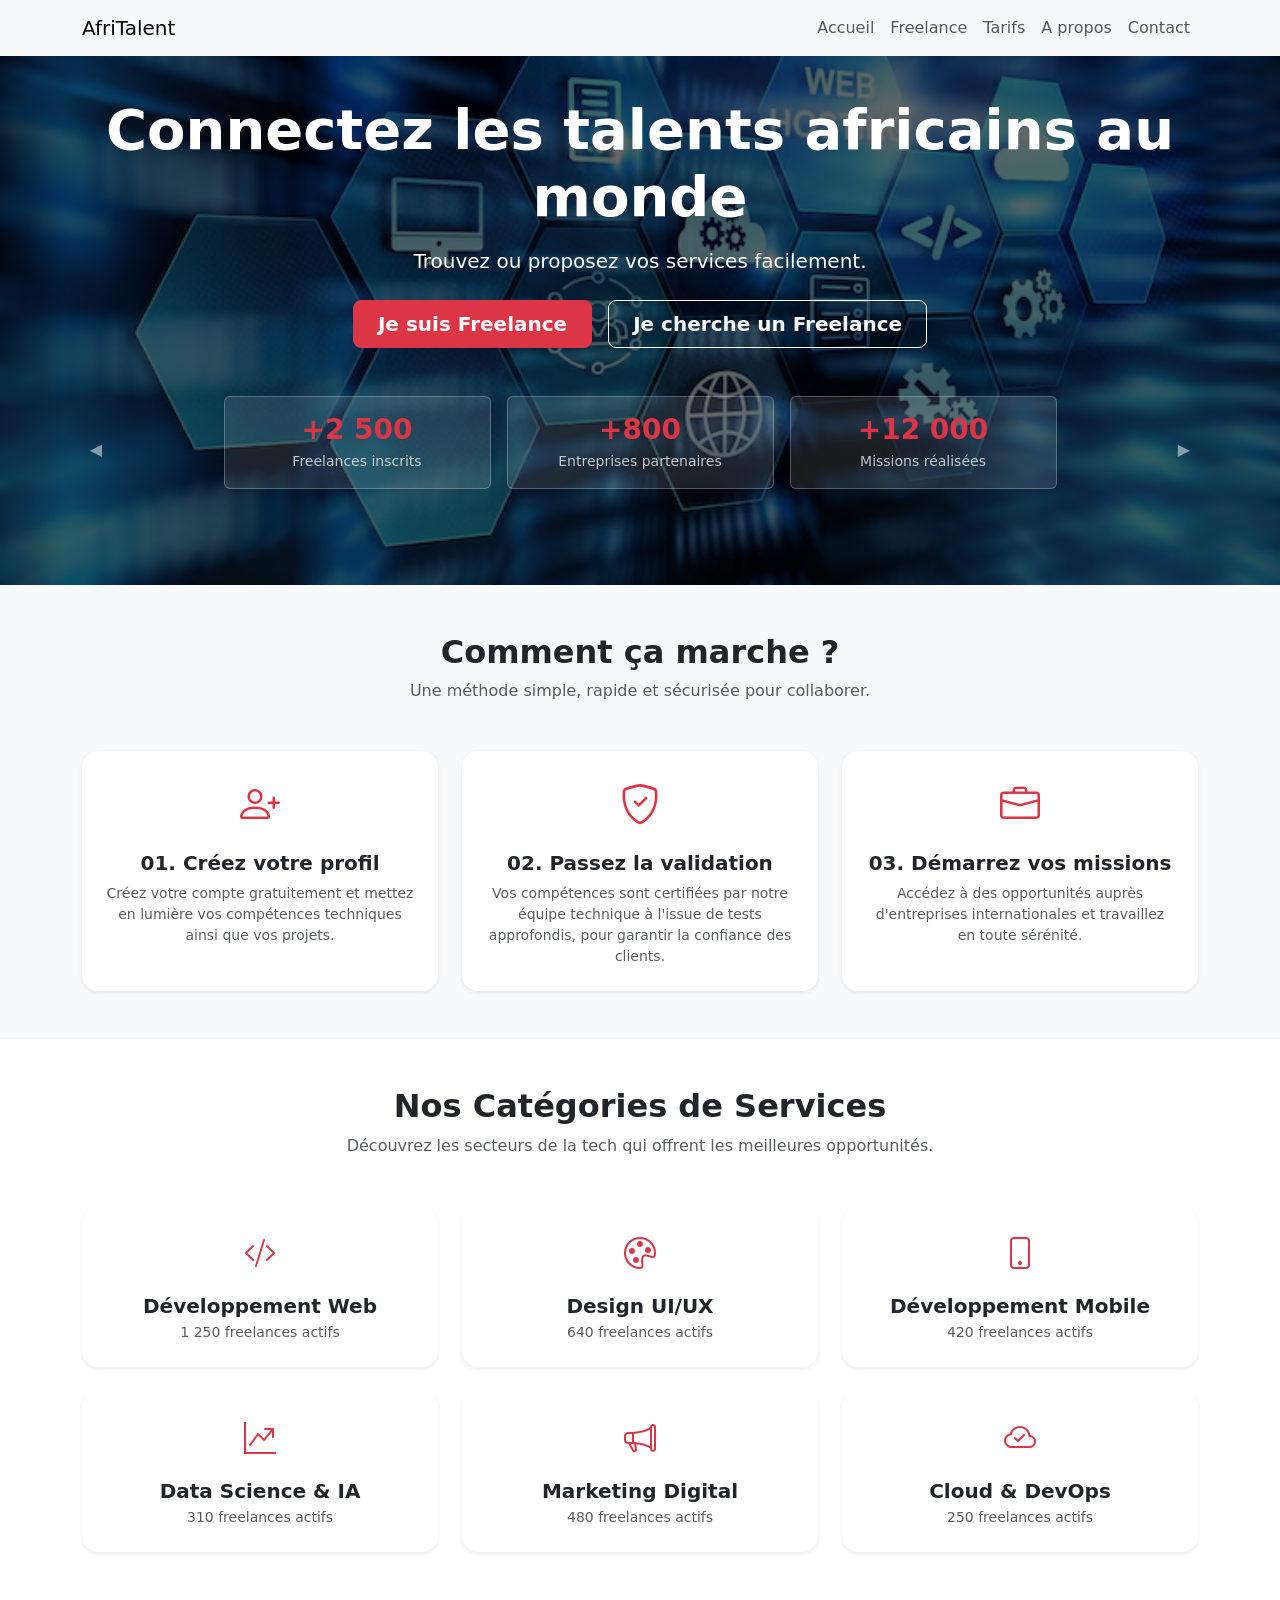
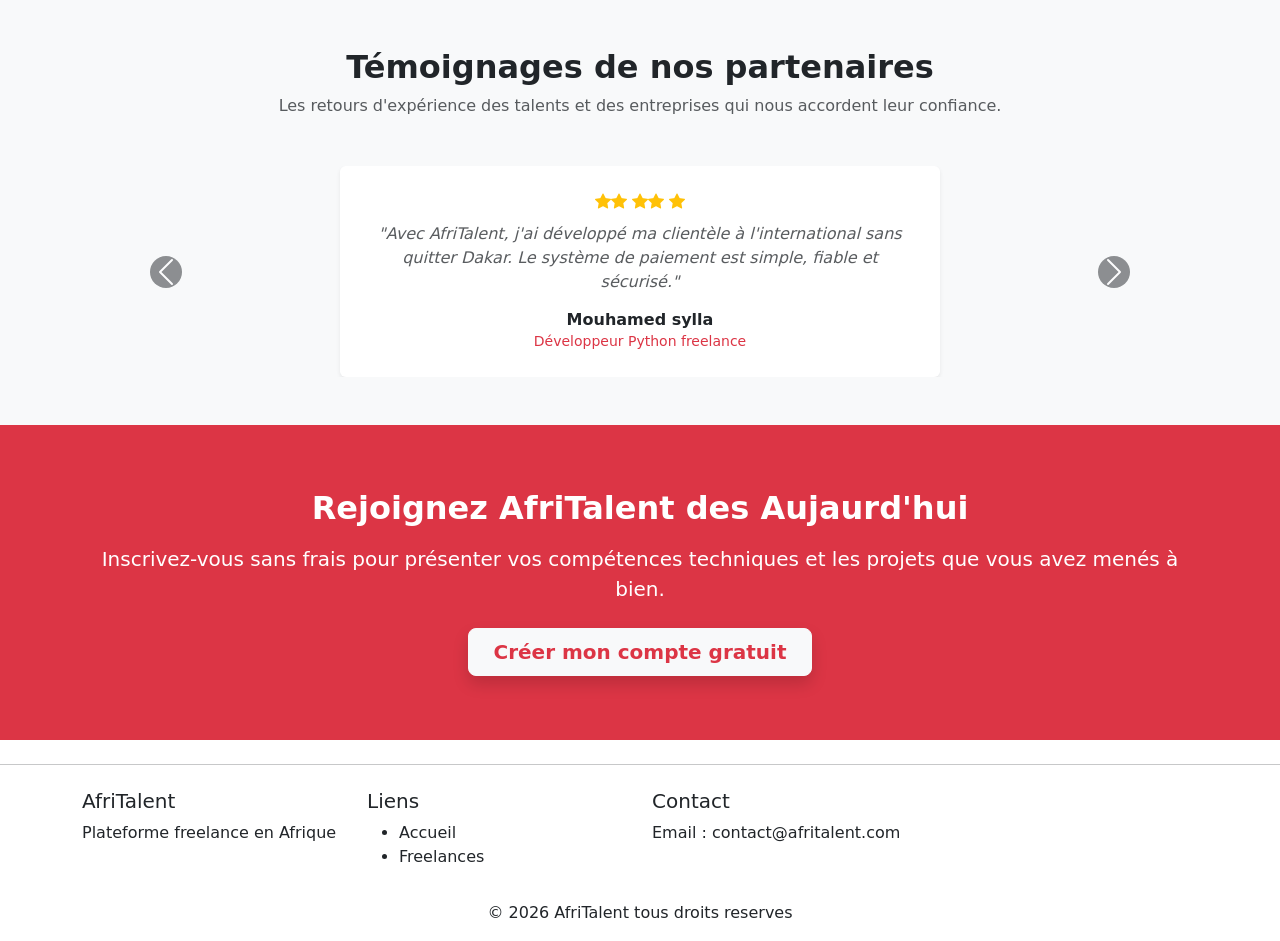
<file: index.html>
<!DOCTYPE html>
<html lang="fr">

<head>
    <meta charset="UTF-8">
    <meta name="viewport" content="width=device-width, initial-scale=1.0">
    <title>AfriTalent - Accueil</title>
    <link href="https://cdn.jsdelivr.net/npm/bootstrap@5.3.0/dist/css/bootstrap.min.css" rel="stylesheet">
    <link href="https://cdn.jsdelivr.net/npm/bootstrap-icons@1.10.5/font/bootstrap-icons.css" rel="stylesheet">
</head>

<body>

    <header>
        <nav class="navbar navbar-expand-lg navbar-light bg-light fixed-top">
            <div class="container">
                <a class="navbar-brand" href="index.html">AfriTalent</a>

                <button class="navbar-toggler" data-bs-toggle="collapse" data-bs-target="#menu">

                </button>

                <div class="navbar-collapse" id="menu">
                    <ul class="navbar-nav ms-auto">
                        <li class="nav-item"><a class="nav-link" href="index.html">Accueil</a></li>
                        <li class="nav-item"><a class="nav-link" href="freelances.html">Freelance</a></li>
                        <li class="nav-item"><a class="nav-link" href="tarifs.html">Tarifs</a></li>
                        <li class="nav-item"><a class="nav-link" href="about.html">A propos</a></li>
                        <li class="nav-item"><a class="nav-link" href="contact.html">Contact</a></li>
                    </ul>
                </div>
            </div>
        </nav>
    </header>

    <section class="position-relative bg-dark text-white py-5 d-flex align-items-center"
        style="background: linear-gradient(rgba(0,0,0,0.6), rgba(0,0,0,0.6)), url(image/concept-hebergement-site-web-lumiere-vive_23-2149406783.avif) center/cover no-repeat; min-height: 500px;">
        <div class="container text-center py-5">
            <h1 class="display-4 fw-bold mb-3">Connectez les talents africains au monde</h1>
            <p class="lead mb-4">Trouvez ou proposez vos services facilement.</p>
            <div class="d-flex justify-content-center gap-3 mb-5">
                <a href="freelances.html" class="btn btn-danger btn-lg px-4 fw-bold">Je suis Freelance</a>
                <a href="contact.html" class="btn btn-outline-light btn-lg px-4 fw-bold">Je cherche un Freelance</a>
            </div>

            <div class="row g-3 justify-content-center">
                <div class="col-md-3">
                    <div class="bg-white bg-opacity-10 p-3 rounded border border-light border-opacity-25 shadow-sm">
                        <h3 class="fw-bold text-danger mb-1">+2 500</h3>
                        <p class="small text-light opacity-75 mb-0">Freelances inscrits</p>
                    </div>
                </div>
                <div class="col-md-3">
                    <div class="bg-white bg-opacity-10 p-3 rounded border border-light border-opacity-25 shadow-sm">
                        <h3 class="fw-bold text-danger mb-1">+800</h3>
                        <p class="small text-light opacity-75 mb-0">Entreprises partenaires</p>
                    </div>
                </div>
                <div class="col-md-3">
                    <div class="bg-white bg-opacity-10 p-3 rounded border border-light border-opacity-25 shadow-sm">
                        <h3 class="fw-bold text-danger mb-1">+12 000</h3>
                        <p class="small text-light opacity-75 mb-0">Missions réalisées</p>
                    </div>
                </div>
            </div>
        </div>
    </section>


    <section class="py-5 bg-light text-center">
        <div class="container">
            <h2 class="fw-bold mb-2">Comment ça marche ?</h2>
            <p class="text-muted mb-5">Une méthode simple, rapide et sécurisée pour collaborer.</p>
            <div class="row g-4">

                <div class="col-md-4">
                    <div class="card h-100 p-4 border-0 shadow-sm rounded-4">
                        <div class="text-danger fs-1 mb-3"><i class="bi bi-person-plus"></i></div>
                        <h5 class="fw-bold mb-2">01. Créez votre profil</h5>
                        <p class="text-muted small mb-0">Créez votre compte gratuitement et mettez en lumière vos
                            compétences techniques ainsi que vos projets.</p>
                    </div>
                </div>

                <div class="col-md-4">
                    <div class="card h-100 p-4 border-0 shadow-sm rounded-4">
                        <div class="text-danger fs-1 mb-3"><i class="bi bi-shield-check"></i></div>
                        <h5 class="fw-bold mb-2">02. Passez la validation</h5>
                        <p class="text-muted small mb-0">Vos compétences sont certifiées par notre équipe technique à
                            l'issue de tests approfondis, pour garantir la confiance des clients.</p>
                    </div>
                </div>

                <div class="col-md-4">
                    <div class="card h-100 p-4 border-0 shadow-sm rounded-4">
                        <div class="text-danger fs-1 mb-3"><i class="bi bi-briefcase"></i></div>
                        <h5 class="fw-bold mb-2">03. Démarrez vos missions</h5>
                        <p class="text-muted small mb-0">Accédez à des opportunités auprès d'entreprises internationales
                            et travaillez en toute sérénité.</p>
                    </div>
                </div>
            </div>
        </div>
    </section>


    <section class="py-5 text-center">
        <div class="container">
            <h2 class="fw-bold mb-2">Nos Catégories de Services</h2>
            <p class="text-muted mb-5">Découvrez les secteurs de la tech qui offrent les meilleures opportunités.</p>
            <div class="row g-4">

                <div class="col-md-4">
                    <div class="card h-100 p-4 border-0 shadow-sm rounded-4">
                        <div class="text-danger fs-2 mb-3"><i class="bi bi-code-slash"></i></div>
                        <h5 class="fw-bold mb-1">Développement Web</h5>
                        <p class="text-muted small mb-0">1 250 freelances actifs</p>
                    </div>
                </div>

                <div class="col-md-4">
                    <div class="card h-100 p-4 border-0 shadow-sm rounded-4">
                        <div class="text-danger fs-2 mb-3"><i class="bi bi-palette"></i></div>
                        <h5 class="fw-bold mb-1">Design UI/UX</h5>
                        <p class="text-muted small mb-0">640 freelances actifs</p>
                    </div>
                </div>

                <div class="col-md-4">
                    <div class="card h-100 p-4 border-0 shadow-sm rounded-4">
                        <div class="text-danger fs-2 mb-3"><i class="bi bi-phone"></i></div>
                        <h5 class="fw-bold mb-1">Développement Mobile</h5>
                        <p class="text-muted small mb-0">420 freelances actifs</p>
                    </div>
                </div>

                <div class="col-md-4">
                    <div class="card h-100 p-4 border-0 shadow-sm rounded-4">
                        <div class="text-danger fs-2 mb-3"><i class="bi bi-graph-up-arrow"></i></div>
                        <h5 class="fw-bold mb-1">Data Science & IA</h5>
                        <p class="text-muted small mb-0">310 freelances actifs</p>
                    </div>
                </div>

                <div class="col-md-4">
                    <div class="card h-100 p-4 border-0 shadow-sm rounded-4">
                        <div class="text-danger fs-2 mb-3"><i class="bi bi-megaphone"></i></div>
                        <h5 class="fw-bold mb-1">Marketing Digital</h5>
                        <p class="text-muted small mb-0">480 freelances actifs</p>
                    </div>
                </div>

                <div class="col-md-4">
                    <div class="card h-100 p-4 border-0 shadow-sm rounded-4">
                        <div class="text-danger fs-2 mb-3"><i class="bi bi-cloud-check"></i></div>
                        <h5 class="fw-bold mb-1">Cloud & DevOps</h5>
                        <p class="text-muted small mb-0">250 freelances actifs</p>
                    </div>
                </div>
            </div>
        </div>
    </section>


    <section class="py-5 bg-light text-center">
        <div class="container">
            <h2 class="fw-bold mb-2">Témoignages de nos partenaires</h2>
            <p class="text-muted mb-5">Les retours d'expérience des talents et des entreprises qui nous accordent leur
                confiance.</p>

            <div id="testimonialCarousel" class="carousel slide" data-bs-ride="carousel">
                <div class="carousel-inner justify-content-center">

                    <div class="carousel-item active">
                        <div class="mx-auto bg-white p-4 rounded shadow-sm" style="max-width: 600px;">
                            <div class="text-warning mb-2">
                                <i class="bi bi-star-fill"></i><i class="bi bi-star-fill"></i>
                                    <i class="bi bi-star-fill"></i><i class="bi bi-star-fill"></i>
                                   <i class="bi bi-star-fill"></i>
                            </div>
                            <p class="fst-italic text-muted">"Avec AfriTalent, j'ai développé ma clientèle à
                                l'international sans quitter Dakar.
                                Le système de paiement est simple, fiable et sécurisé."
                            </p>
                            <h6 class="fw-bold mb-0">Mouhamed sylla</h6>
                            <small class="text-danger">Développeur Python freelance</small>
                        </div>
                    </div>

                    <div class="carousel-item">
                        <div class="mx-auto bg-white p-4 rounded shadow-sm" style="max-width: 600px;">
                            <div class="text-warning mb-2">
                                <i class="bi bi-star-fill"></i><i class="bi bi-star-fill"></i>
                                    <i class="bi bi-star-fill"></i><i class="bi bi-star-fill"></i>
                                    <i class="bi bi-star-half"></i>
                            </div>
                            <p class="fst-italic text-muted">"La recherche de talents tech en Afrique de l'Ouest est
                                désormais simplifiée avec AfriTalent.
                                Les freelances que nous avons recrutés ont fait preuve d'un excellent niveau
                                d'expertise.
                            </p>
                            <h6 class="fw-bold mb-0">Amy mbacke</h6>
                            <small class="text-danger">Directrice Tech - TechNova</small>
                        </div>
                    </div>
                </div>

                <button class="carousel-control-prev" type="button" data-bs-target="#testimonialCarousel"
                    data-bs-slide="prev">
                    <span class="carousel-control-prev-icon bg-dark rounded-circle" aria-hidden="true"></span>
                </button>
                <button class="carousel-control-next" type="button" data-bs-target="#testimonialCarousel"
                    data-bs-slide="next">
                    <span class="carousel-control-next-icon bg-dark rounded-circle" aria-hidden="true"></span>
                </button>
            </div>
        </div>
    </section>


    <section class="bg-danger text-white text-center py-5">
        <div class="container py-3">
            <h2 class="fw-bold mb-3">Rejoignez AfriTalent des Aujaurd'hui</h2>
            <p class="lead mb-4 opacity-90">Inscrivez-vous sans frais pour présenter vos compétences techniques et les
                projets que vous avez menés à bien.</p>
            <a href="#" class="btn btn-light btn-lg text-danger fw-bold px-4 shadow">Créer mon compte gratuit</a>
        </div>
    </section>
    <hr class="opacity-25 my-4">
    <div class="container">
        <div class="row">
            <div class="col-md-3">
                <h5>AfriTalent</h5>
                <p>Plateforme freelance en Afrique</p>
            </div>

            <div class="col-md-3">
                <h5>Liens</h5>
                <ul>
                    <li>Accueil</li>
                    <li>Freelances</li>
                </ul>
            </div>

            <div class="col-md-3">
                <h5>Contact</h5>
                <p>Email : contact@afritalent.com</p>
            </div>
        </div>

        <p class="text-center mt-3">© 2026 AfriTalent tous droits reserves</p>
    </div>
    </footer>

    </div>

    <button class="carousel-control-prev" data-bs-target="#carouselExample" data-bs-slide="prev">◀</button>
    <button class="carousel-control-next" data-bs-target="#carouselExample" data-bs-slide="next">▶</button>
    </div>
    </section>
    </div>
    </div>
    </footer>

    <script src="js/main.js"></script>
    <script src="https://cdn.jsdelivr.net/npm/bootstrap@5.3.0/dist/js/bootstrap.bundle.min.js"></script>
</body>

</html>
</file>
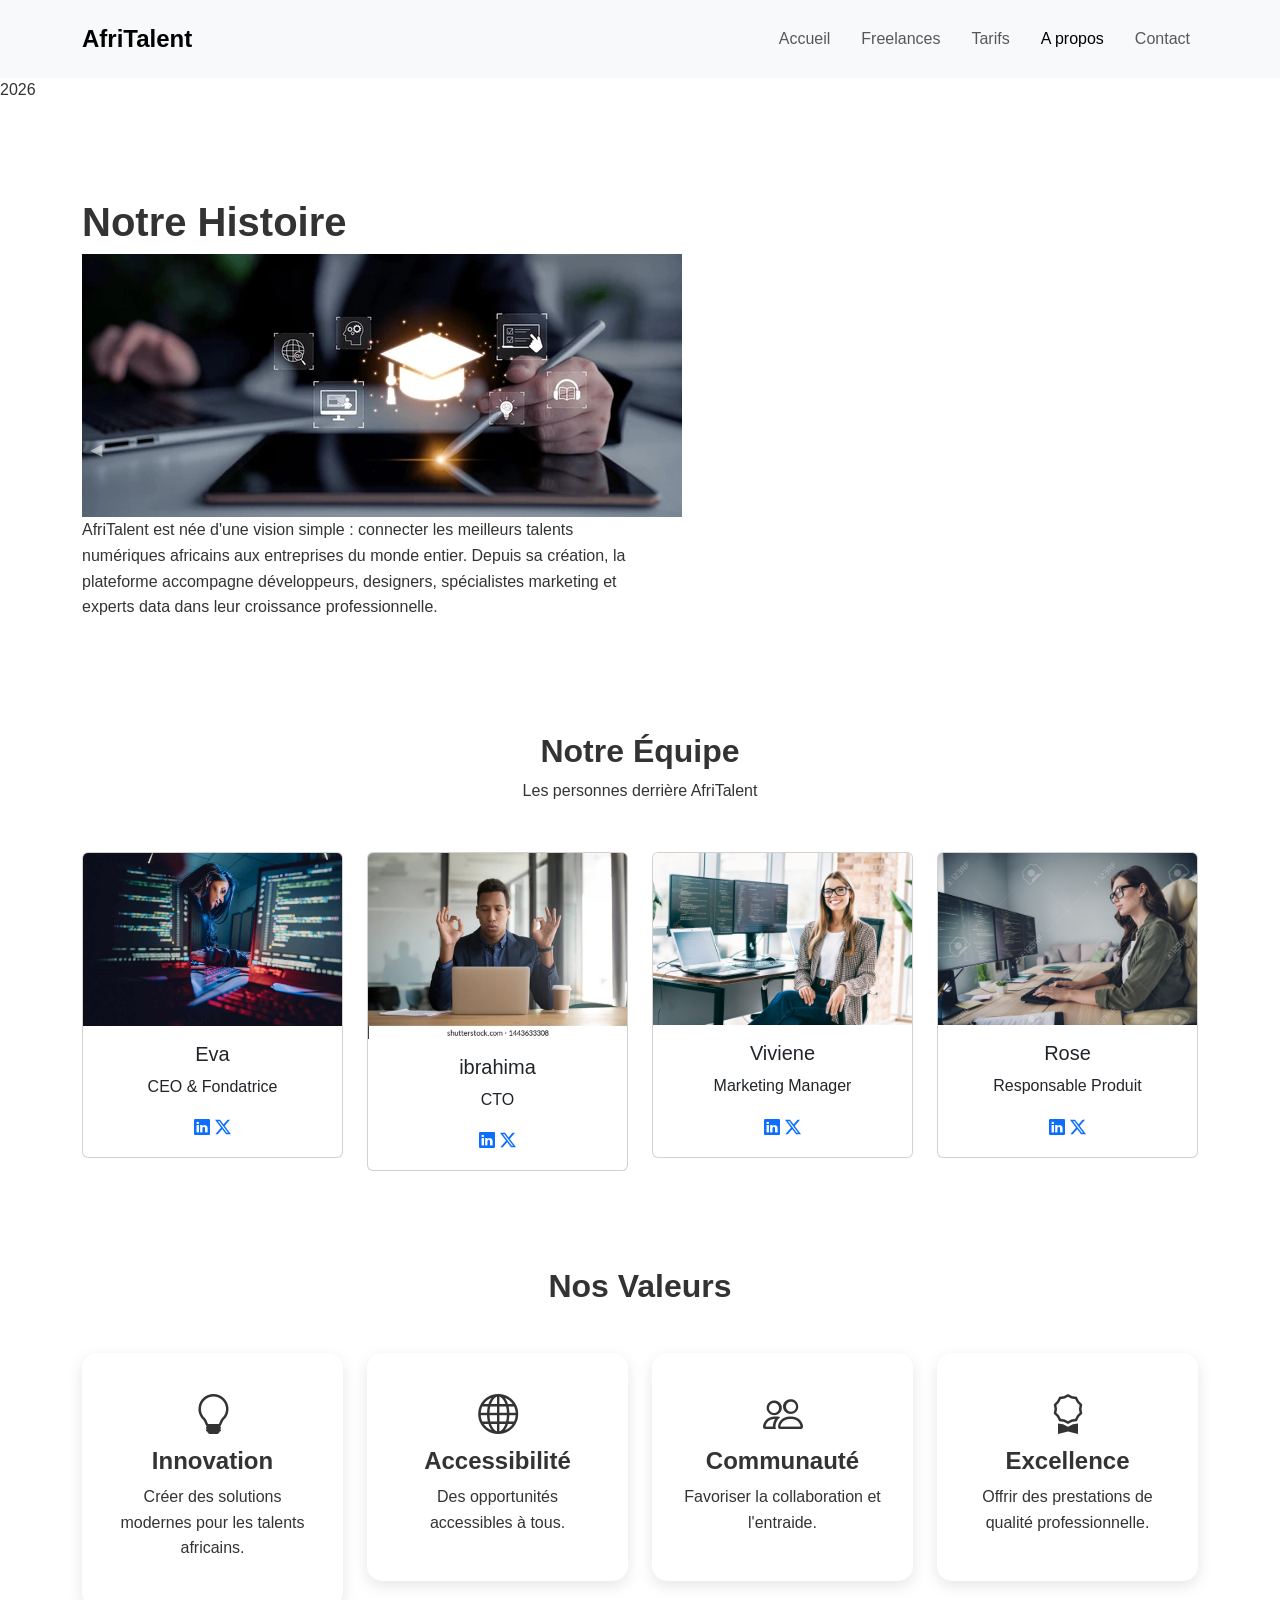
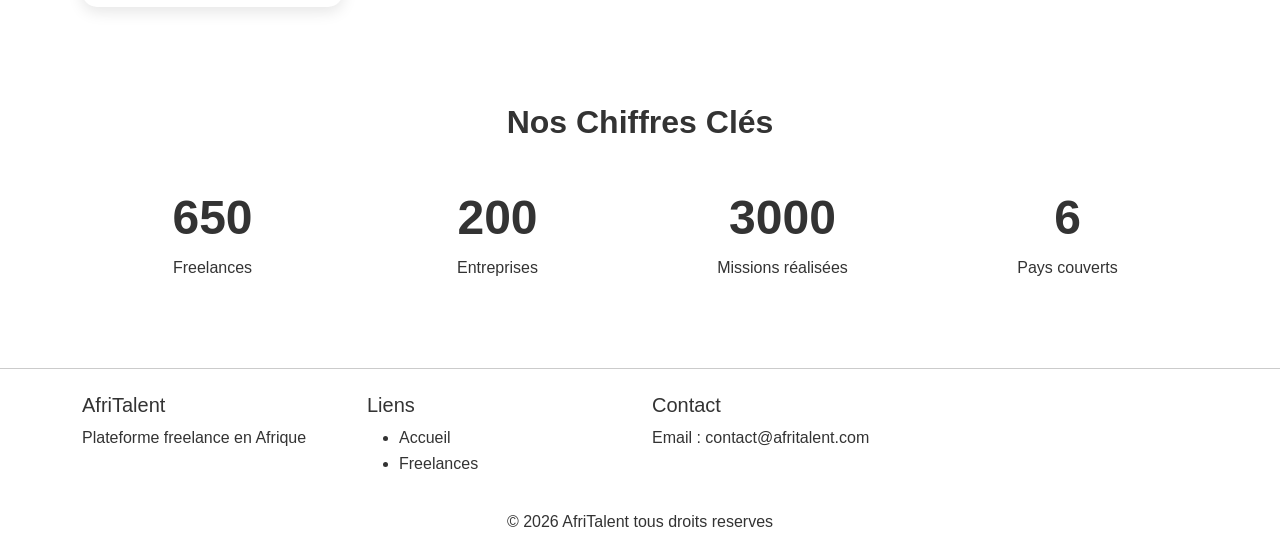
<file: about.html>
<!DOCTYPE html>
<html lang="fr">

<head>
    <meta charset="UTF-8">
    <meta name="viewport" content="width=device-width, initial-scale=1.0">
    <title>À propos - AfriTalent</title>

    <link href="https://cdn.jsdelivr.net/npm/bootstrap@5.3.3/dist/css/bootstrap.min.css" rel="stylesheet">
    <link rel="stylesheet" href="css/style.css">

    <link rel="stylesheet" href="https://cdn.jsdelivr.net/npm/bootstrap-icons@1.11.3/font/bootstrap-icons.min.css">
</head>

<body>

    <!-- NAVBAR -->
    <nav class="navbar navbar-expand-lg navbar-light bg-light fixed-top">
        <div class="container">
            <a class="navbar-brand" href="index.html">AfriTalent</a>

            <button class="navbar-toggler" type="button" data-bs-toggle="collapse" data-bs-target="#menu">
                <span class="navbar-toggler-icon"></span>
            </button>

            <div class="collapse navbar-collapse" id="menu">
                <ul class="navbar-nav ms-auto">
                    <li class="nav-item"><a class="nav-link" href="index.html">Accueil</a></li>
                    <li class="nav-item"><a class="nav-link" href="freelances.html">Freelances</a></li>
                    <li class="nav-item"><a class="nav-link" href="tarifs.html">Tarifs</a></li>
                    <li class="nav-item"><a class="nav-link active" href="about.html">A propos</a></li>
                    <li class="nav-item"><a class="nav-link" href="contact.html">Contact</a></li>
                </ul>
            </div>
        </div>
    </nav>
    <button id="darkModeToggle">🌙</button>

    <button id="topBtn">↑</button>

    <span class="counter" data-target="2500">0</span>

    <form id="contactForm">
    </form>

    <span id="year"></span>

    <!-- NOTRE HISTOIRE -->
    <section class="container py-5 mt-5">
        <div class="row align-items-center">

            <div class="col-lg-6">
                <h1>Notre Histoire</h1>
                <img src=image/online-learning-system-combining-digital-600nw-2760024967.webp>

                AfriTalent est née d'une vision simple :
                connecter les meilleurs talents numériques africains
                aux entreprises du monde entier.
                Depuis sa création, la plateforme accompagne
                développeurs, designers, spécialistes marketing
                et experts data dans leur croissance professionnelle.
                </p>
            </div>

        </div>
    </section>

    <!-- EQUIPE -->
    <section class="container py-5">
        <div class="text-center mb-5">
            <h2>Notre Équipe</h2>
            <p>Les personnes derrière AfriTalent</p>
        </div>

        <div class="row g-4">

            <div class="col-md-6 col-lg-3">
                <div class="card team-card">
                    <img src="image/rentree_ivry_24-25-177.jpg" class="card-img-top" alt="Membre équipe">

                    <div class="card-body text-center">
                        <h5>Eva</h5>
                        <p>CEO & Fondatrice</p>

                        <a href="#"><i class="bi bi-linkedin"></i></a>
                        <a href="#"><i class="bi bi-twitter-x"></i></a>
                    </div>
                </div>
            </div>

            <div class="col-md-6 col-lg-3">
                <div class="card team-card">
                    <img src=image/calm-mindful-black-business-man-260nw-1443633308.webp class="card-img-top"
                        alt="Membre équipe">

                    <div class="card-body text-center">
                        <h5>ibrahima</h5>
                        <p>CTO</p>

                        <a href="#"><i class="bi bi-linkedin"></i></a>
                        <a href="#"><i class="bi bi-twitter-x"></i></a>
                    </div>
                </div>
            </div>

            <div class="col-md-6 col-lg-3">
                <div class="card team-card">
                    <img src="image/developpeuse-web.jpeg" class="card-img-top" alt="Membre équipe">

                    <div class="card-body text-center">
                        <h5>Viviene</h5>
                        <p>Marketing Manager</p>

                        <a href="#"><i class="bi bi-linkedin"></i></a>
                        <a href="#"><i class="bi bi-twitter-x"></i></a>
                    </div>
                </div>
            </div>

            <div class="col-md-6 col-lg-3">
                <div class="card team-card">
                    <img src=image/199082153-profile-side-photo-of-professional-computer-expert-intelligent-smart-lady-concentrated-upgrade-site.jpg
                        class="card-img-top" alt="Membre équipe">

                    <div class="card-body text-center">
                        <h5>Rose</h5>
                        <p>Responsable Produit</p>

                        <a href="#"><i class="bi bi-linkedin"></i></a>
                        <a href="#"><i class="bi bi-twitter-x"></i></a>
                    </div>
                </div>
            </div>

        </div>
    </section>

    <!-- NOS VALEURS -->
    <section class="container py-5">
        <div class="text-center mb-5">
            <h2>Nos Valeurs</h2>
        </div>

        <div class="row g-4">

            <div class="col-md-6 col-lg-3">
                <div class="value-card">
                    <i class="bi bi-lightbulb fs-1"></i>
                    <h4>Innovation</h4>
                    <p>Créer des solutions modernes pour les talents africains.</p>
                </div>
            </div>

            <div class="col-md-6 col-lg-3">
                <div class="value-card">
                    <i class="bi bi-globe fs-1"></i>
                    <h4>Accessibilité</h4>
                    <p>Des opportunités accessibles à tous.</p>
                </div>
            </div>

            <div class="col-md-6 col-lg-3">
                <div class="value-card">
                    <i class="bi bi-people fs-1"></i>
                    <h4>Communauté</h4>
                    <p>Favoriser la collaboration et l'entraide.</p>
                </div>
            </div>

            <div class="col-md-6 col-lg-3">
                <div class="value-card">
                    <i class="bi bi-award fs-1"></i>
                    <h4>Excellence</h4>
                    <p>Offrir des prestations de qualité professionnelle.</p>
                </div>
            </div>

        </div>
    </section>

    <!-- CHIFFRES CLES -->
    <section class="container py-5">
        <div class="text-center mb-5">
            <h2>Nos Chiffres Clés</h2>
        </div>

        <div class="row text-center">

            <div class="col-md-3">
                <h2 class="counter" data-target="2500"></h2>
                <p>Freelances</p>
            </div>

            <div class="col-md-3">
                <h2 class="counter" data-target="800"></h2>
                <p>Entreprises</p>
            </div>

            <div class="col-md-3">
                <h2 class="counter" data-target="12000"></h2>
                <p>Missions réalisées</p>
            </div>

            <div class="col-md-3">
                <h2 class="counter" data-target="20">20</h2>
                <p>Pays couverts</p>
            </div>

        </div>
    </section>


    <hr class="opacity-25 my-4">
    <div class="container">
        <div class="row">
            <div class="col-md-3">
                <h5>AfriTalent</h5>
                <p>Plateforme freelance en Afrique</p>
            </div>

            <div class="col-md-3">
                <h5>Liens</h5>
                <ul>
                    <li>Accueil</li>
                    <li>Freelances</li>
                </ul>
            </div>

            <div class="col-md-3">
                <h5>Contact</h5>
                <p>Email : contact@afritalent.com</p>
            </div>
        </div>

        <p class="text-center mt-3">© 2026 AfriTalent tous droits reserves</p>
    </div>
    </footer>

    </div>

    <button class="carousel-control-prev" data-bs-target="#carouselExample" data-bs-slide="prev">◀</button>
    <button class="carousel-control-next" data-bs-target="#carouselExample" data-bs-slide="next">▶</button>
    </div>
    </section>
    </div>
    </div>
    </footer>
    <script src="js/main.js"></script>
    <script src="https://cdn.jsdelivr.net/npm/bootstrap@5.3.3/dist/js/bootstrap.bundle.min.js"></script>

</body>

</html>
</file>
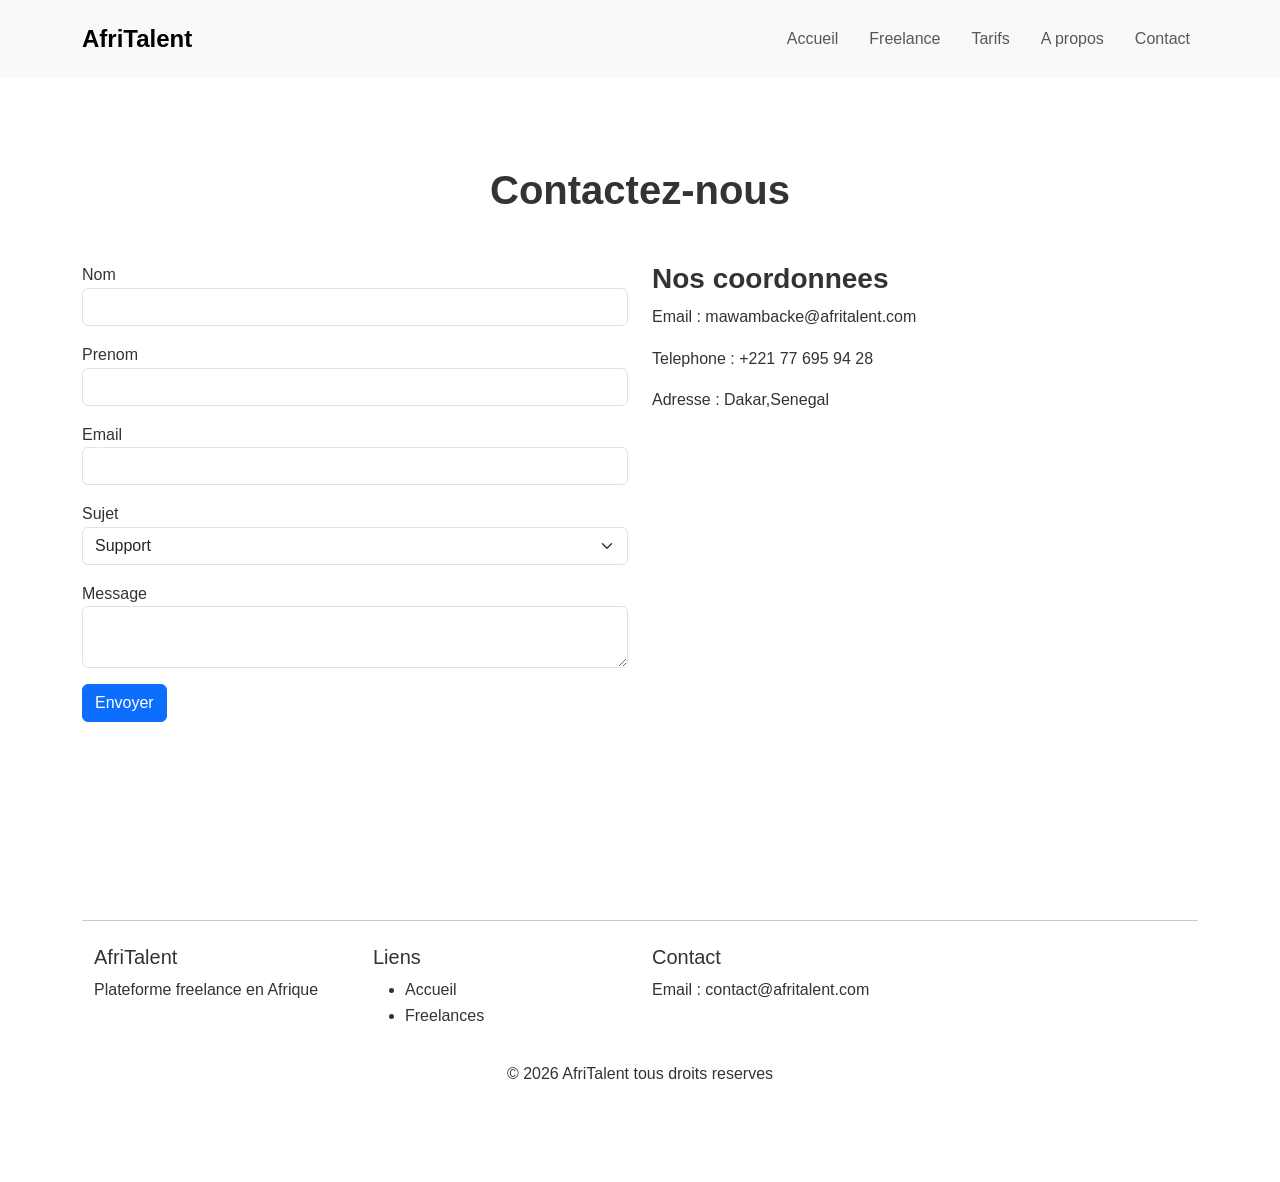
<file: contact.html>
<!DOCTYPE html>
<html lang="en">

<head>
    <meta charset="UTF-8">
    <meta name="viewport" content="width=device-width, initial-scale=1.0">
    <title>AfriTalent-Contact</title>
    <link rel="stylesheet" href="https://cdn.jsdelivr.net/npm/bootstrap@5.3.8/dist/css/bootstrap.min.css">
    <link rel="stylesheet" href="css/style.css">
</head>

<body>
    <script src="https://cdn.jsdelivr.net/npm/bootstrap@5.3.8/dist/js/bootstrap.bundle.min.js"></script>
    <script src="js/main.js"></script>
    <header>
        <nav class="navbar navbar-expand-lg navbar-light bg-light fixed-top">
            <div class="container">
                <a class="navbar-brand" href="#">AfriTalent</a>

                <button class="navbar-toggler" data-bs-toggle="collapse" data-bs-target="#menu">

                </button>

                <div class="navbar-collapse" id="menu">
                    <ul class="navbar-nav ms-auto">
                        <li class="nav-item"><a class="nav-link" href="index.html">Accueil</a></li>
                        <li class="nav-item"><a class="nav-link" href="freelances.html">Freelance</a></li>
                        <li class="nav-item"><a class="nav-link" href="tarifs.html">Tarifs</a></li>
                        <li class="nav-item"><a class="nav-link" href="about.html">A propos</a></li>
                        <li class="nav-item"><a class="nav-link" href="contact.html">Contact</a></li>
                    </ul>
                </div>
            </div>
        </nav>
    </header>

    <nav class="navbar-expand-lg bg-light">
        <div class="container">
            <a class="navbar-brand" href="index.html">AfriTalent</a>

        </div>

    </nav>
    <section class="container mt-5">
        <h1 class="text-center mb-5">Contactez-nous</h1>

        <div class="row">
            <div class="col-md-6">
                <form>
                    <div class="mb-3">
                        <label>Nom</label>
                        <input type="text" class="form-control">

                    </div>
                    <div class="mb-3">
                        <label>Prenom</label>
                        <input type="text" class="form-control">
                    </div>
                    <div class="mb-3">
                        <label>Email</label>
                        <input type="email" class="form-control">
                    </div>
                    <div class="mb-3">
                        <label>Sujet</label>
                        <select class="form-select">
                            <option>Support</option>
                            <option>Question</option>

                        </select>

                    </div>

                    <div class="mb-3">
                        <label>Message</label>
                        <textarea class="form-control"></textarea>

                    </div>
                    <button class="btn btn-primary">Envoyer</button>

                </form>

            </div>
            <div class="col-md-6">
                <h3>Nos coordonnees</h3>
                <p>Email : mawambacke@afritalent.com</p>
                <p>Telephone : +221 77 695 94 28</p>
                <p>Adresse : Dakar,Senegal</p>
                <section>
                    <iframe src="https://www.google.com/maps?q=Dakar&output=embed" width="100%" height="300"
                        style="border:5;">
                    </iframe>
                </section>


            </div>

        </div>
        <hr class="opacity-25 my-4">
        <div class="container">
            <div class="row">
                <div class="col-md-3">
                    <h5>AfriTalent</h5>
                    <p>Plateforme freelance en Afrique</p>
                </div>

                <div class="col-md-3">
                    <h5>Liens</h5>
                    <ul>
                        <li>Accueil</li>
                        <li>Freelances</li>
                    </ul>
                </div>

                <div class="col-md-3">
                    <h5>Contact</h5>
                    <p>Email : contact@afritalent.com</p>
                </div>
            </div>

            <p class="text-center mt-3">© 2026 AfriTalent tous droits reserves</p>
        </div>
        </footer>

        </div>

        <button class="carousel-control-prev" data-bs-target="#carouselExample" data-bs-slide="prev">◀</button>
        <button class="carousel-control-next" data-bs-target="#carouselExample" data-bs-slide="next">▶</button>
        </div>
    </section>
    </div>
    </div>
    </footer>


    <script src="https://cdn.jsdelivr.net/npm/bootstrap@5.3.8/dist/js/bootstrap.bundle.min.js"></script>
    <script src="js/main.js"></script>

    </section>

    </section>
</body>

</html>
</file>
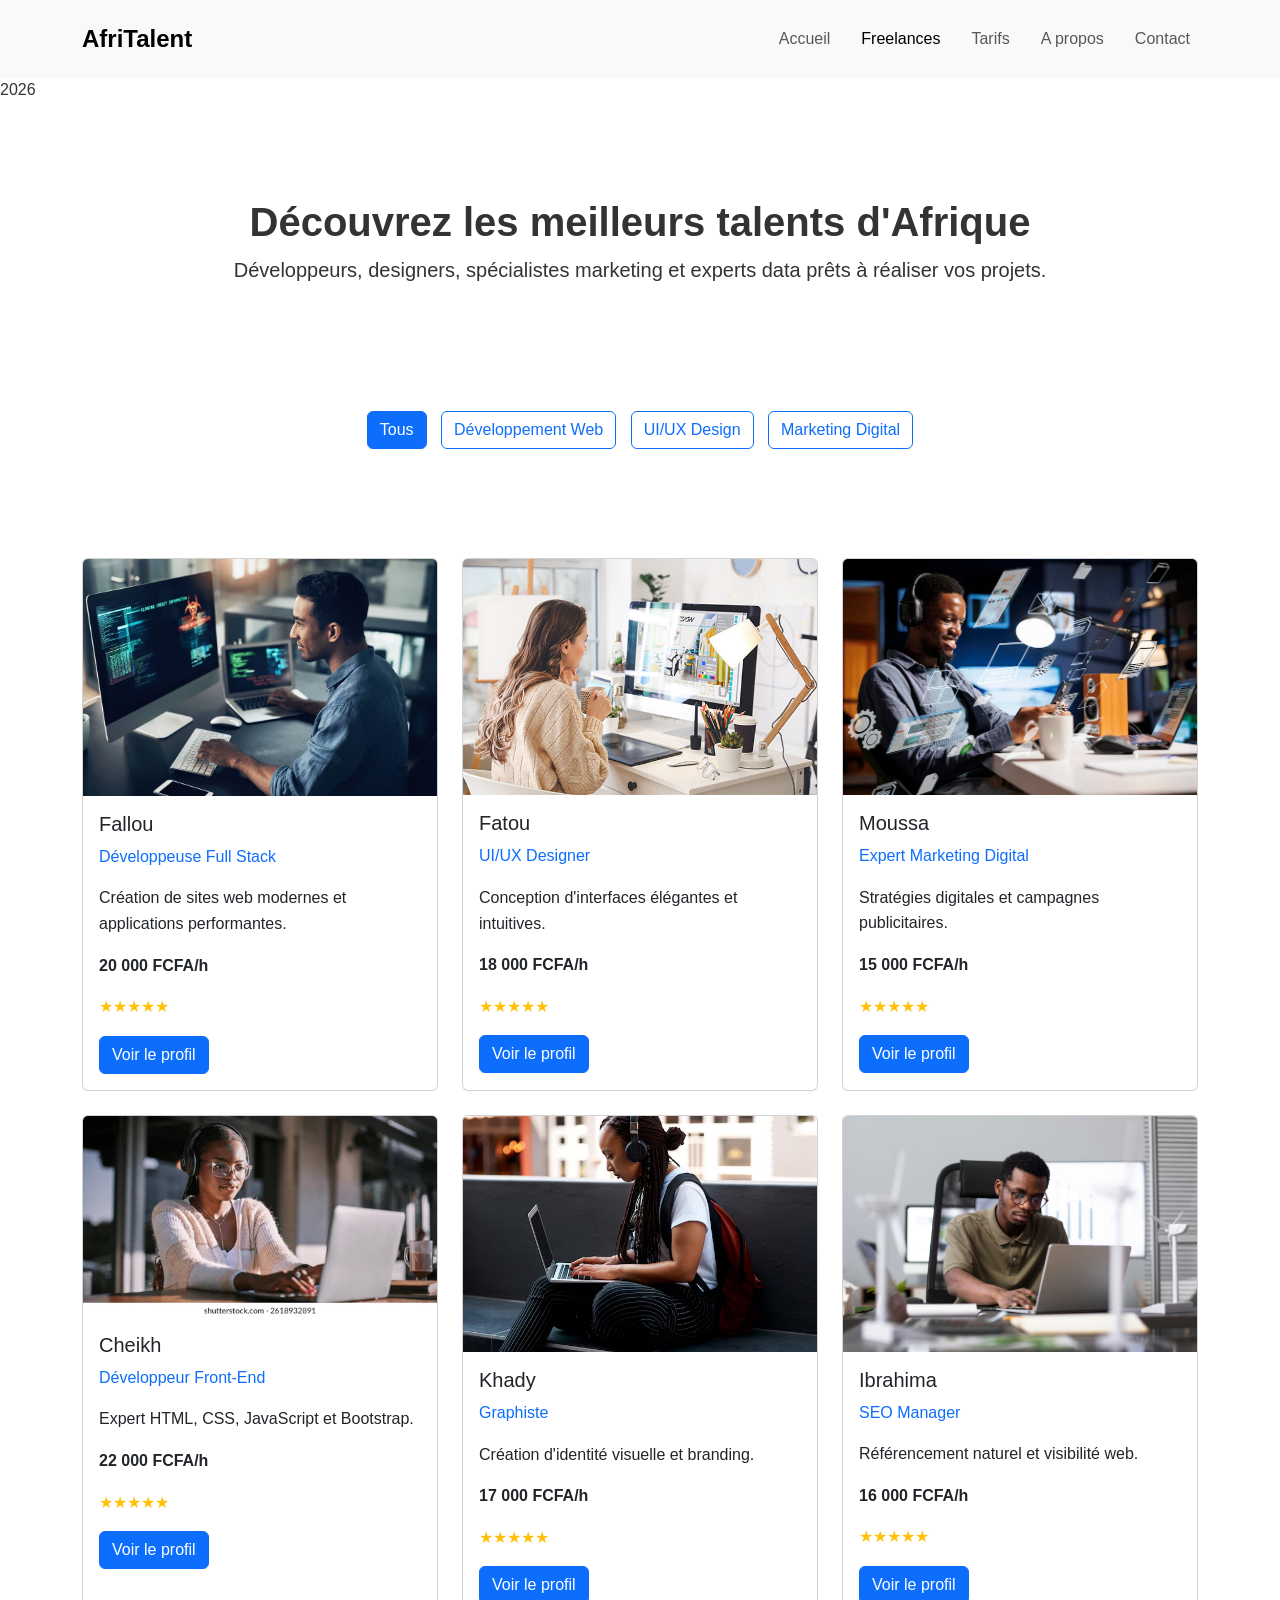
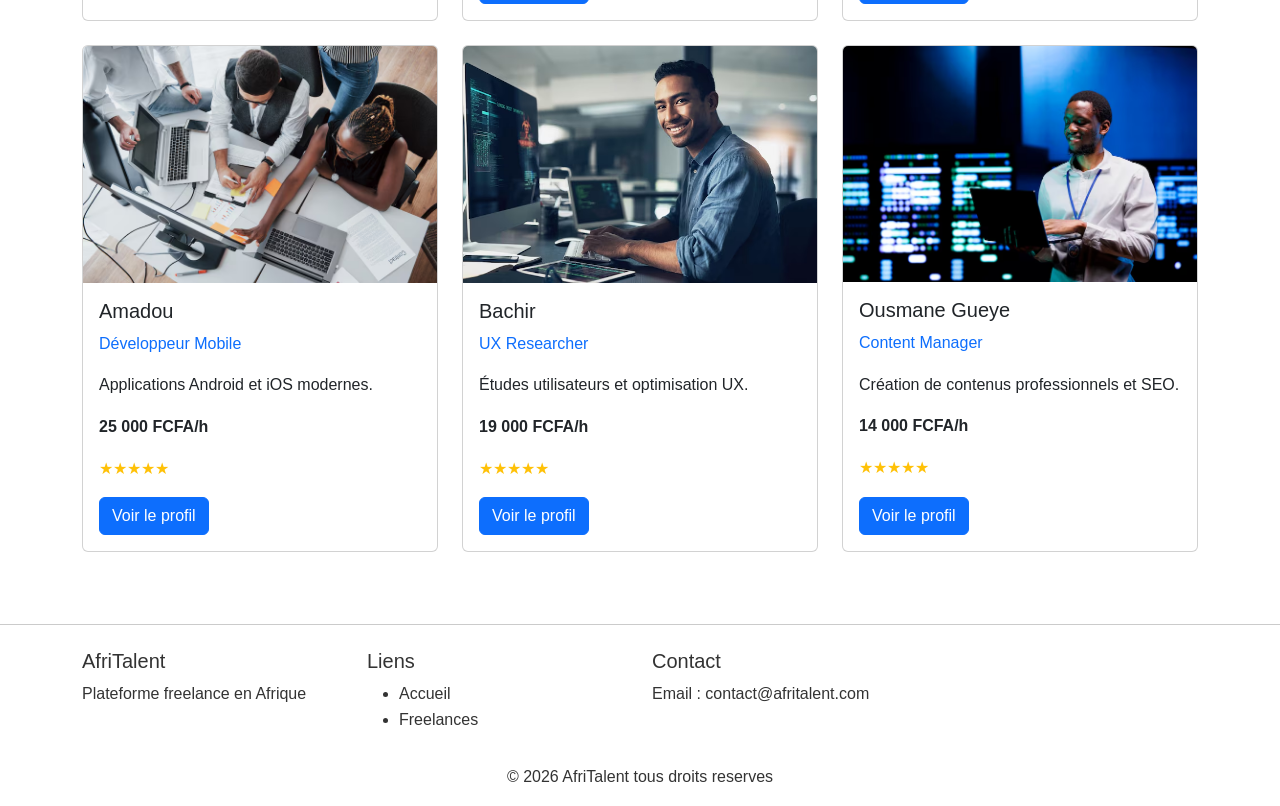
<file: freelances.html>
<!DOCTYPE html>
<html lang="fr">

<head>
    <meta charset="UTF-8">
    <meta name="viewport" content="width=device-width, initial-scale=1.0">
    <title>Freelances - AfriTalent</title>

    <link href="https://cdn.jsdelivr.net/npm/bootstrap@5.3.3/dist/css/bootstrap.min.css" rel="stylesheet">
    <link rel="stylesheet" href="css/style.css">

    <link rel="stylesheet" href="https://cdn.jsdelivr.net/npm/bootstrap-icons@1.11.3/font/bootstrap-icons.min.css">
</head>

<body>

    <!-- NAVBAR -->

    <nav class="navbar navbar-expand-lg navbar-light bg-light fixed-top">
        <div class="container">
            <a class="navbar-brand" href="index.html">AfriTalent</a>

            <button class="navbar-toggler" type="button" data-bs-toggle="collapse" data-bs-target="#menu">
                <span class="navbar-toggler-icon"></span>
            </button>

            <div class="collapse navbar-collapse" id="menu">
                <ul class="navbar-nav ms-auto">
                    <li class="nav-item"><a class="nav-link" href="index.html">Accueil</a></li>
                    <li class="nav-item"><a class="nav-link active" href="freelances.html">Freelances</a></li>
                    <li class="nav-item"><a class="nav-link" href="tarifs.html">Tarifs</a></li>
                    <li class="nav-item"><a class="nav-link" href="about.html">A propos</a></li>
                    <li class="nav-item"><a class="nav-link" href="contact.html">Contact</a></li>
                </ul>
            </div>
        </div>
    </nav>
    <button id="darkModeToggle">🌙</button>

    <button id="topBtn">↑</button>

    <span class="counter" data-target="2500">0</span>

    <form id="contactForm">
    </form>

    <span id="year"></span>

    <section class="container mt-5 pt-5 text-center">
        <h1>Découvrez les meilleurs talents d'Afrique</h1>
        <p class="lead">
            Développeurs, designers, spécialistes marketing et experts data prêts à réaliser vos projets.
        </p>
    </section>
    <!-- FILTRES -->
    <section class="container py-4">
        <div class="text-center">

            <button class="btn btn-primary filter-btn" data-filter="all">Tous</button>

            <button class="btn btn-outline-primary filter-btn" data-filter="web">
                Développement Web
            </button>

            <button class="btn btn-outline-primary filter-btn" data-filter="design">
                UI/UX Design
            </button>

            <button class="btn btn-outline-primary filter-btn" data-filter="marketing">
                Marketing Digital
            </button>

        </div>
    </section>
    <!-- FREELANCE -->

    <section class="container pb-5">
        <div class="row g-4">

            <div class="col-md-6 col-lg-4 freelancer-card" data-category="web">
                <div class="card h-100">
                    <img src="image/developpeur-logiciel.jpg" class="card-img-top" alt="Développeur Full Stack">
                    <div class="card-body">
                        <h5>Fallou</h5>
                        <p class="text-primary">Développeuse Full Stack</p>
                        <p>Création de sites web modernes et applications performantes.</p>
                        <p><strong>20 000 FCFA/h</strong></p>
                        <p class="text-warning">★★★★★</p>
                        <button class="btn btn-primary">Voir le profil</button>
                    </div>
                </div>
            </div>

            <div class="col-md-6 col-lg-4 freelancer-card" data-category="design">
                <div class="card h-100">
                    <img src="image/dis.jpg" class="card-img-top" alt="Designer">
                    <div class="card-body">
                        <h5>Fatou</h5>
                        <p class="text-primary">UI/UX Designer</p>
                        <p>Conception d'interfaces élégantes et intuitives.</p>
                        <p><strong>18 000 FCFA/h</strong></p>
                        <p class="text-warning">★★★★★</p>
                        <button class="btn btn-primary">Voir le profil</button>
                    </div>
                </div>
            </div>

            <div class="col-md-6 col-lg-4 freelancer-card" data-category="marketing">
                <div class="card h-100">
                    <img src="image/markt.jpg" class="card-img-top" alt="Marketing Digital">
                    <div class="card-body">
                        <h5>Moussa</h5>
                        <p class="text-primary">Expert Marketing Digital</p>
                        <p>Stratégies digitales et campagnes publicitaires.</p>
                        <p><strong>15 000 FCFA/h</strong></p>
                        <p class="text-warning">★★★★★</p>
                        <button class="btn btn-primary">Voir le profil</button>
                    </div>
                </div>
            </div>

            <div class="col-md-6 col-lg-4 freelancer-card" data-category="web">
                <div class="card h-100">
                    <img src="image/black-woman-university-student-cafe-260nw-2618932891.webp" class="card-img-top"
                        alt="Front-End">
                    <div class="card-body">
                        <h5>Cheikh</h5>
                        <p class="text-primary">Développeur Front-End</p>
                        <p>Expert HTML, CSS, JavaScript et Bootstrap.</p>
                        <p><strong>22 000 FCFA/h</strong></p>
                        <p class="text-warning">★★★★★</p>
                        <button class="btn btn-primary">Voir le profil</button>
                    </div>
                </div>
            </div>

            <div class="col-md-6 col-lg-4 freelancer-card" data-category="design">
                <div class="card h-100">
                    <img src="image/photo-jolie-jeune-femme-ecoutant-musique-utilisant-son-ordinateur-portable-tout-se-relaxant-exterieur_590464-47111.avif"
                        class="card-img-top" alt="Graphiste">
                    <div class="card-body">
                        <h5>Khady</h5>
                        <p class="text-primary">Graphiste</p>
                        <p>Création d'identité visuelle et branding.</p>
                        <p><strong>17 000 FCFA/h</strong></p>
                        <p class="text-warning">★★★★★</p>
                        <button class="btn btn-primary">Voir le profil</button>
                    </div>
                </div>
            </div>

            <div class="col-md-6 col-lg-4 freelancer-card" data-category="marketing">
                <div class="card h-100">
                    <img src="image/vue-rapprochee-personne-travaillant-energies-alternatives_23-2149311495 (1).avif"
                        class="card-img-top" alt="SEO">
                    <div class="card-body">
                        <h5>Ibrahima</h5>
                        <p class="text-primary">SEO Manager</p>
                        <p>Référencement naturel et visibilité web.</p>
                        <p><strong>16 000 FCFA/h</strong></p>
                        <p class="text-warning">★★★★★</p>
                        <button class="btn btn-primary">Voir le profil</button>
                    </div>
                </div>
            </div>

            <div class="col-md-6 col-lg-4 freelancer-card" data-category="web">
                <div class="card h-100">
                    <img src="image/groupe-multinationales-occupees-travaillant-au-bureau_146671-15660.avif"
                        class="card-img-top" alt="Mobile">
                    <div class="card-body">
                        <h5>Amadou</h5>
                        <p class="text-primary">Développeur Mobile</p>
                        <p>Applications Android et iOS modernes.</p>
                        <p><strong>25 000 FCFA/h</strong></p>
                        <p class="text-warning">★★★★★</p>
                        <button class="btn btn-primary">Voir le profil</button>
                    </div>
                </div>
            </div>

            <div class="col-md-6 col-lg-4 freelancer-card" data-category="design">
                <div class="card h-100">
                    <img src=image/portrait-homme-sourire-programmeur-ordinateur-dans-bureau-nuit-visage-informatique-codeur-masculin-personne-programmant-codage-ecriture-pour-developpement-logicie.avif
                        class="card-img-top" alt="UX">
                    <div class="card-body">
                        <h5>Bachir</h5>
                        <p class="text-primary">UX Researcher</p>
                        <p>Études utilisateurs et optimisation UX.</p>
                        <p><strong>19 000 FCFA/h</strong></p>
                        <p class="text-warning">★★★★★</p>
                        <button class="btn btn-primary">Voir le profil</button>
                    </div>
                </div>
            </div>

            <div class="col-md-6 col-lg-4 freelancer-card" data-category="marketing">
                <div class="card h-100">
                    <img src="image/technicien-effectuant-controle-dans-ferme-serveurs_482257-90825.avif"
                        class="card-img-top" alt="Content Manager">
                    <div class="card-body">
                        <h5>Ousmane Gueye</h5>
                        <p class="text-primary">Content Manager</p>
                        <p>Création de contenus professionnels et SEO.</p>
                        <p><strong>14 000 FCFA/h</strong></p>
                        <p class="text-warning">★★★★★</p>
                        <button class="btn btn-primary">Voir le profil</button>
                    </div>
                </div>
            </div>

        </div>
    </section>
    <hr class="opacity-25 my-4">
    <div class="container">
        <div class="row">
            <div class="col-md-3">
                <h5>AfriTalent</h5>
                <p>Plateforme freelance en Afrique</p>
            </div>

            <div class="col-md-3">
                <h5>Liens</h5>
                <ul>
                    <li>Accueil</li>
                    <li>Freelances</li>
                </ul>
            </div>

            <div class="col-md-3">
                <h5>Contact</h5>
                <p>Email : contact@afritalent.com</p>
            </div>
        </div>

        <p class="text-center mt-3">© 2026 AfriTalent tous droits reserves</p>
    </div>
    </footer>

    </div>

    <button class="carousel-control-prev" data-bs-target="#carouselExample" data-bs-slide="prev">◀</button>
    <button class="carousel-control-next" data-bs-target="#carouselExample" data-bs-slide="next">▶</button>
    </div>
    </section>
    </div>
    </div>
    </footer>

    <script src="js/main.js"></script>
    <script src="https://cdn.jsdelivr.net/npm/bootstrap@5.3.3/dist/js/bootstrap.bundle.min.js"></script>

</body>

</html>
</file>
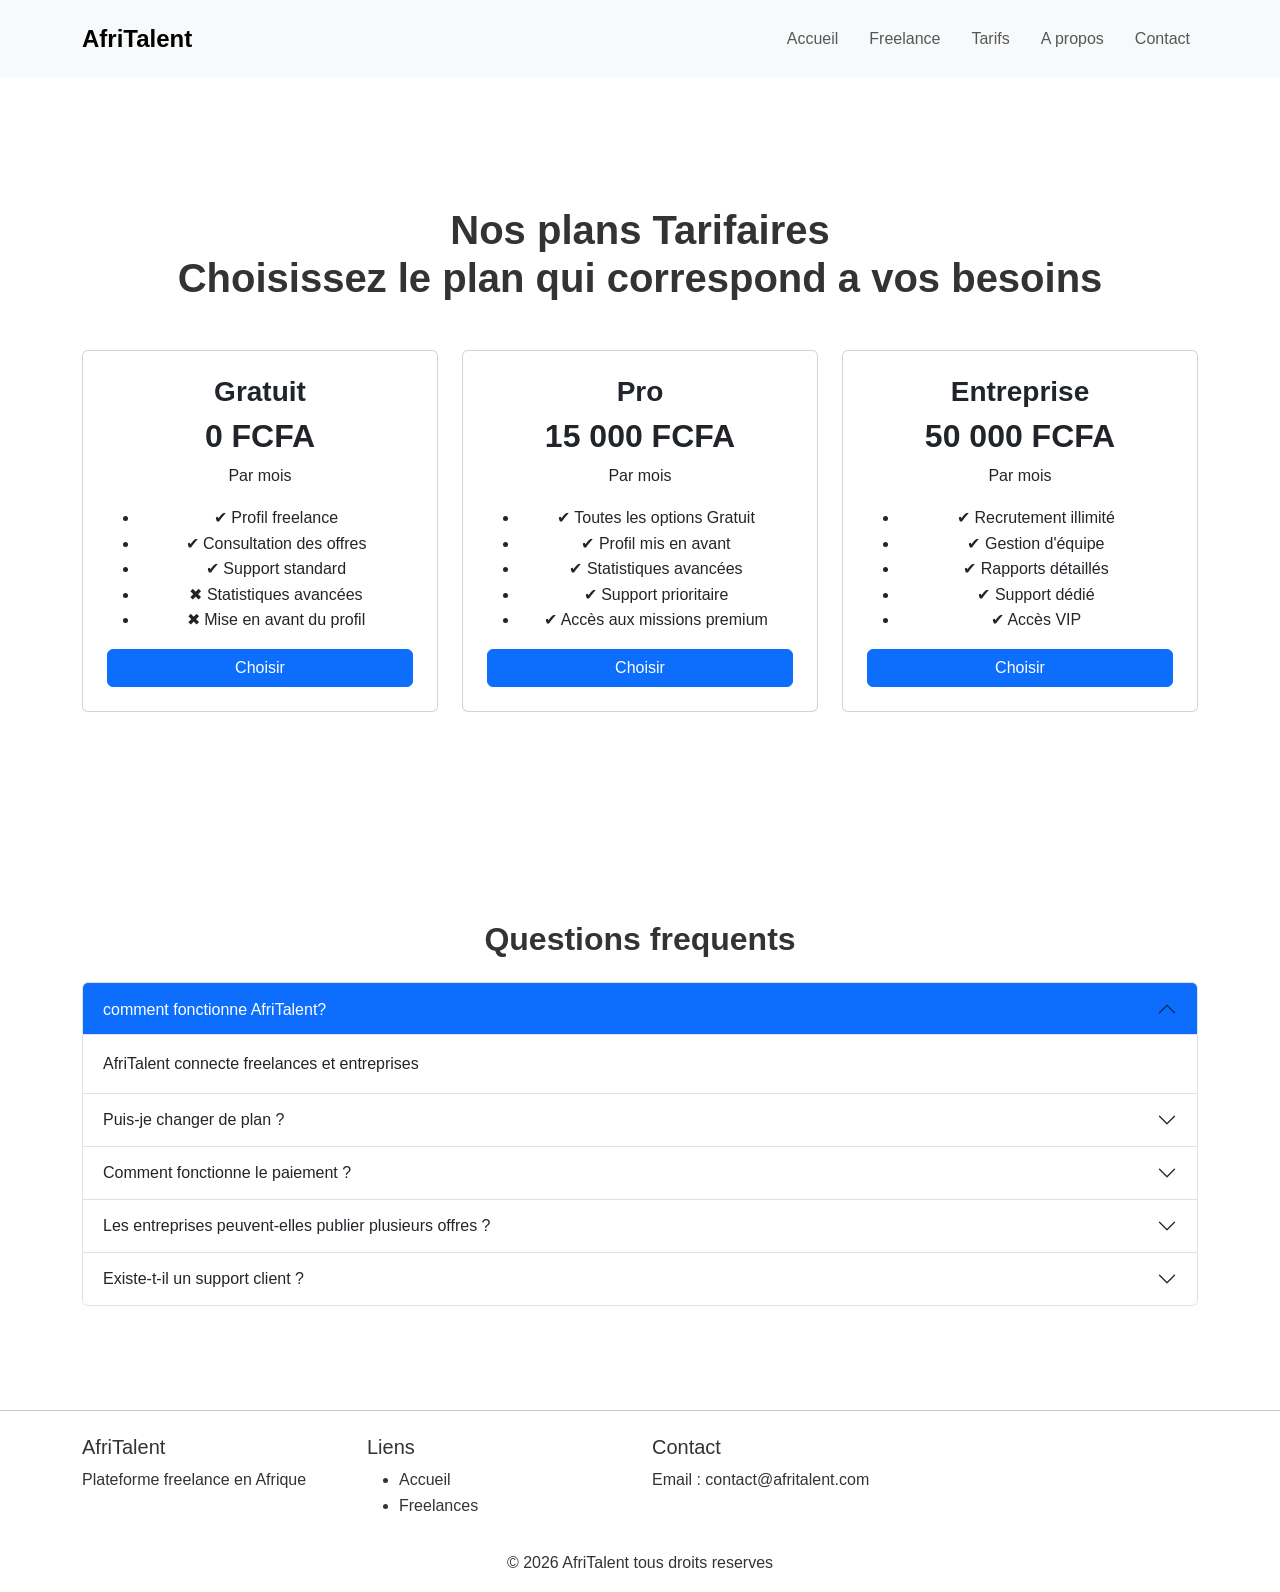
<file: tarifs.html>
<!DOCTYPE html>
<html lang="en">

<head>
    <meta charset="UTF-8">
    <meta name="viewport" content="width=device-width, initial-scale=1.0">
    <title>AfriTalent-Tarifs</title>
    <link rel="stylesheet" href="https://cdn.jsdelivr.net/npm/bootstrap@5.3.8/dist/css/bootstrap.min.css">
    <link rel="stylesheet" href="css/style.css">
</head>

<body>
    <script src="https://cdn.jsdelivr.net/npm/bootstrap@5.3.8/dist/js/bootstrap.bundle.min.js"></script>
    <script src="js/main.js"></script>
    <header>
        <nav class="navbar navbar-expand-lg navbar-light bg-light fixed-top">
            <div class="container">
                <a class="navbar-brand" href="#">AfriTalent</a>

                <button class="navbar-toggler" data-bs-toggle="collapse" data-bs-target="#menu">

                </button>

                <div class="navbar-collapse" id="menu">
                    <ul class="navbar-nav ms-auto">
                        <li class="nav-item"><a class="nav-link" href="index.html">Accueil</a></li>
                        <li class="nav-item"><a class="nav-link" href="freelances.html">Freelance</a></li>
                        <li class="nav-item"><a class="nav-link" href="tarifs.html">Tarifs</a></li>
                        <li class="nav-item"><a class="nav-link" href="about.html">A propos</a></li>
                        <li class="nav-item"><a class="nav-link" href="contact.html">Contact</a></li>
                    </ul>
                </div>
            </div>
        </nav>
    </header>


    <nav class="navbar navbar-expand-lg bg-light">
        <div class="container">
            <a class="navbar-brand" href="index.html">AfriTalent</a>


        </div>

    </nav>
    <section class="container mt-5">
        <h1 class="text-center mb-5">Nos plans Tarifaires
            <p>Choisissez le plan qui correspond a vos besoins</p>
        </h1>

        <div class="row">
            <div class="col-md-4">
                <div class="card p-4 text-center">
                    <h3>Gratuit</h3>
                    <h2>0 FCFA</h2>
                    <p>Par mois</p>

                    <ul>
                        <li>✔ Profil freelance</li>
                        <li>✔ Consultation des offres</li>
                        <li>✔ Support standard</li>
                        <li>✖ Statistiques avancées</li>
                        <li>✖ Mise en avant du profil</li>
                    </ul>
                    <button class="btn btn-primary">Choisir</button>

                </div>

            </div>

            <div class="col-md-4">
                <div class="card p-4 text-center">
                    <h3>Pro</h3>
                    <h2>15 000 FCFA</h2>
                    <p>Par mois</p>

                    <ul>
                        <li>✔ Toutes les options Gratuit</li>
                        <li>✔ Profil mis en avant</li>
                        <li>✔ Statistiques avancées</li>
                        <li>✔ Support prioritaire</li>
                        <li>✔ Accès aux missions premium</li>
                    </ul>

                    <button class="btn btn-primary">Choisir</button>

                </div>

            </div>

            <div class="col-md-4">
                <div class="card p-4 text-center">
                    <h3>Entreprise</h3>
                    <h2>50 000 FCFA</h2>
                    <p>Par mois</p>

                    <ul>
                        <li>✔ Recrutement illimité</li>
                        <li>✔ Gestion d'équipe</li>
                        <li>✔ Rapports détaillés</li>
                        <li>✔ Support dédié</li>
                        <li>✔ Accès VIP</li>
                    </ul>
                    <button class="btn btn-primary">Choisir</button>

                </div>

            </div>

        </div>

    </section>

    <section class="container mt-5">
        <h2 class="text-center mb-4">Questions frequents</h2>
        <div class="accordion" id="faq">
            <div class="accordion-item">


                <h2 class="accordion-header">
                    <button class="accordion-button" data-bs-toggle="collapse" data-bs-target="#q1">
                        comment fonctionne AfriTalent?

                    </button>
                </h2>
                <div id="q1" class="accordion-collapse collapse show">
                    <div class="accordion-body">
                        AfriTalent connecte freelances et entreprises

                    </div>

                </div>
            </div>

            <div class="accordion-item">
                <h2 class="accordion-header">
                    <button class="accordion-button collapsed" data-bs-toggle="collapse" data-bs-target="#q2">
                        Puis-je changer de plan ?
                    </button>
                </h2>

                <div id="q2" class="accordion-collapse collapse">
                    <div class="accordion-body">
                        Oui, vous pouvez passer à un plan supérieur à tout moment.
                    </div>
                </div>
            </div>

            <div class="accordion-item">
                <h2 class="accordion-header">
                    <button class="accordion-button collapsed" data-bs-toggle="collapse" data-bs-target="#q3">
                        Comment fonctionne le paiement ?
                    </button>
                </h2>

                <div id="q3" class="accordion-collapse collapse">
                    <div class="accordion-body">
                        Les paiements sont effectués mensuellement et de manière sécurisée.
                    </div>
                </div>
            </div>

            <div class="accordion-item">
                <h2 class="accordion-header">
                    <button class="accordion-button collapsed" data-bs-toggle="collapse" data-bs-target="#q4">
                        Les entreprises peuvent-elles publier plusieurs offres ?
                    </button>
                </h2>

                <div id="q4" class="accordion-collapse collapse">
                    <div class="accordion-body">
                        Oui, selon le plan choisi, les entreprises peuvent publier plusieurs missions.
                    </div>
                </div>
            </div>

            <div class="accordion-item">
                <h2 class="accordion-header">
                    <button class="accordion-button collapsed" data-bs-toggle="collapse" data-bs-target="#q5">
                        Existe-t-il un support client ?
                    </button>
                </h2>

                <div id="q5" class="accordion-collapse collapse">
                    <div class="accordion-body">
                        Oui, un support client est disponible pour tous les utilisateurs.
                    </div>
                </div>
            </div>

        </div>
    </section>


    <hr class="opacity-25 my-4">
    <div class="container">
        <div class="row">
            <div class="col-md-3">
                <h5>AfriTalent</h5>
                <p>Plateforme freelance en Afrique</p>
            </div>

            <div class="col-md-3">
                <h5>Liens</h5>
                <ul>
                    <li>Accueil</li>
                    <li>Freelances</li>
                </ul>
            </div>

            <div class="col-md-3">
                <h5>Contact</h5>
                <p>Email : contact@afritalent.com</p>
            </div>
        </div>

        <p class="text-center mt-3">© 2026 AfriTalent tous droits reserves</p>
    </div>
    </footer>

    </div>

    <button class="carousel-control-prev" data-bs-target="#carouselExample" data-bs-slide="prev">◀</button>
    <button class="carousel-control-next" data-bs-target="#carouselExample" data-bs-slide="next">▶</button>
    </div>
    </div>
    </div>
    </footer>

    </div>


    </section>
    <script src="js/main.js"></script>
    <script src="https://cdn.jsdelivr.net/npm/bootstrap@5.3.8/dist/js/bootstrap.bundle.min.js"></script>

</body>

</html>
</file>
<file: css/style.css>
/* ==========================
   VARIABLES
========================== */

:root {
    --primary: #0d6efd;
    --secondary: #6610f2;
    --dark: #121212;
    --light: #ffffff;
    --gray: #f5f5f5;
    --text: #333;

    --radius: 15px;
    --shadow: 0 5px 15px rgba(0, 0, 0, 0.1);

    --title-font: 'Poppins', sans-serif;
    --body-font: 'Roboto', sans-serif;
}

/* ==========================
   RESET
========================== */

* {
    margin: 0;
    padding: 0;
    box-sizing: border-box;
}

body {
    font-family: var(--body-font);
    color: var(--text);
    background: white;
    line-height: 1.6;
}

h1,
h2,
h3,
h4 {
    font-family: var(--title-font);
    font-weight: 700;
}

section {
    padding: 80px 0;
}

/* ==========================
   NAVBAR
========================== */

.navbar {
    transition: 0.4s;
    padding: 15px 0;
}

.navbar-scrolled {
    background: white;
    box-shadow: var(--shadow);
}

.navbar-brand {
    font-weight: 700;
    font-size: 1.5rem;
}

.nav-link {
    margin-left: 15px;
    font-weight: 500;
}

.nav-link:hover {
    color: var(--primary) !important;
}

/* ==========================
   HERO
========================== */

.hero {
    min-height: 100vh;
    display: flex;
    align-items: center;
    background: linear-gradient(rgba(0, 0, 0, .5),
            rgba(0, 0, 0, .5)),
        url('../images/hero.jpg');
    background-size: cover;
    background-position: center;
    color: white;
}

.hero h1 {
    font-size: 4rem;
    margin-bottom: 20px;
}

.hero p {
    font-size: 1.2rem;
}

.hero .btn {
    margin-right: 10px;
}

/* ==========================
   BENTO GRID
========================== */

.bento-grid {
    display: grid;
    grid-template-columns: repeat(3, 1fr);
    gap: 20px;
}

.bento-card {
    background: white;
    padding: 30px;
    border-radius: var(--radius);
    box-shadow: var(--shadow);
}

.bento-card:nth-child(1) {
    grid-column: span 2;
}

.bento-card:hover {
    transform: translateY(-5px);
    transition: .3s;
}

/* ==========================
   CATEGORIES
========================== */

.category-card {
    background: white;
    border-radius: var(--radius);
    text-align: center;
    padding: 25px;
    box-shadow: var(--shadow);
    transition: .3s;
}

.category-card:hover {
    transform: translateY(-10px);
}

.category-card i {
    font-size: 3rem;
    color: var(--primary);
    margin-bottom: 15px;
}

/* ==========================
   COMPTEURS
========================== */

.stats {
    background: var(--primary);
    color: white;
}

.counter {
    font-size: 3rem;
    font-weight: bold;
}

/* ==========================
   FREELANCES
========================== */

.freelance-card {
    border: none;
    border-radius: var(--radius);
    overflow: hidden;
    box-shadow: var(--shadow);
    transition: .3s;
    text-align: center;
}

.freelance-card:hover {
    transform: translateY(3px);
}

.freelance-card img {
    height: 400px;
    width: 200;
    object-fit: cover;
}

.rating {
    color: gold;
}

/* ==========================
   FILTRES
========================== */

.filter-btn {
    margin: 5px;
}

/* ==========================
   TARIFS
========================== */

.pricing-card {
    padding: 40px;
    border-radius: var(--radius);
    box-shadow: var(--shadow);
    text-align: center;
    background: white;
}

.pricing-card ul {
    list-style: none;
    padding: 0;
}

.pricing-card li {
    margin: 10px 0;
}

.popular {
    border: 3px solid var(--primary);
    transform: scale(1.05);
}

.badge-popular {
    background: var(--primary);
    color: white;
    padding: 8px 15px;
    border-radius: 20px;
}

/* ==========================
   FAQ
========================== */

.accordion-button:not(.collapsed) {
    background: var(--primary);
    color: white;
}

/* ==========================
   ABOUT
========================== */

.about-card {
    text-align: center;
    padding: 20px;
    /* border:none;
    border-radius:var(--radius);
    overflow:hidden;
    box-shadow:var(--shadow); */
}

.about-card img {
    display: block;
    margin: 0 auto;
    width: 250px;
    height: auto;
    border-radius: 10px;
    /* height:250px;
    object-fit:cover; */
}

.value-card {
    text-align: center;
    padding: 30px;
    background: white;
    border-radius: var(--radius);
    box-shadow: var(--shadow);
}

/* ==========================
   CONTACT
========================== */

.contact-form {
    background: white;
    padding: 40px;
    border-radius: var(--radius);
    box-shadow: var(--shadow);
}

.error {
    color: red;
    font-size: .9rem;
}

.success {
    color: green;
    font-weight: bold;
}

.form-control:focus {
    border-color: var(--primary);
    box-shadow: none;
}

/* ==========================
   CTA
========================== */

.cta {
    background: var(--secondary);
    color: white;
    text-align: center;
    padding: 80px 20px;
}

.cta h2 {
    margin-bottom: 20px;
}

/* ==========================
   FOOTER
========================== */

footer {
    background: #111;
    color: white;
    padding: 60px 0 20px;
}

footer a {
    color: white;
    text-decoration: none;
}

footer a:hover {
    color: var(--primary);
}

.social-icons i {
    font-size: 1.4rem;
    margin-right: 10px;
}

/* ==========================
   DARK MODE
========================== */

.dark-mode {
    background: #121212;
    color: white;
}

.dark-mode .card,
.dark-mode .pricing-card,
.dark-mode .category-card,
.dark-mode .contact-form,
.dark-mode .value-card {
    background: #1e1e1e;
    color: white;
}

/* ==========================
   ANIMATION FADE IN
========================== */

.fade-in {
    opacity: 0;
    transform: translateY(30px);
    transition: 1s;
}

.fade-in.show {
    opacity: 1;
    transform: translateY(0);
}

/* ==========================
   BOUTON RETOUR HAUT
========================== */

#topBtn {
    position: fixed;
    bottom: 20px;
    right: 20px;
    border: none;
    background: var(--primary);
    color: white;
    width: 50px;
    height: 50px;
    border-radius: 50%;
    display: none;
    cursor: pointer;
}


@media(max-width:992px) {

    .hero h1 {
        font-size: 3rem;
    }

    .bento-grid {
        grid-template-columns: 1fr 1fr;
    }

}

@media(max-width:768px) {

    .hero {
        text-align: center;
    }

    .hero h1 {
        font-size: 2.5rem;
    }

    .bento-grid {
        grid-template-columns: 1fr;
    }

    .popular {
        transform: none;
    }

}

@media(max-width:576px) {

    .hero h1 {
        font-size: 2rem;
    }

    .counter {
        font-size: 2rem;
    }


}
</file>
